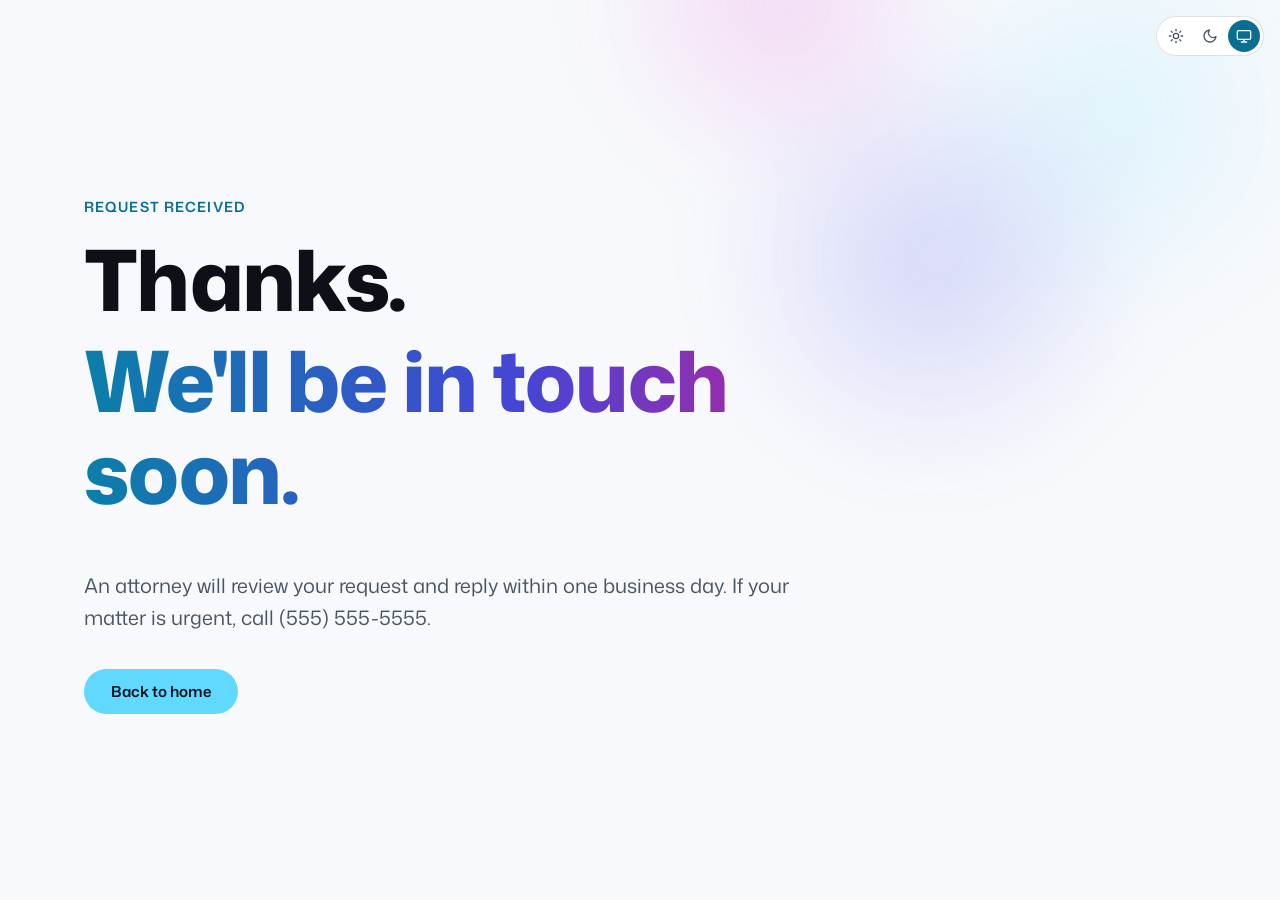
<file: thanks.html>
<!doctype html>
<html lang="en">
<head>
  <meta charset="utf-8" />
  <meta name="viewport" content="width=device-width, initial-scale=1" />
  <title>Thank you · Your Law Firm</title>
  <meta name="theme-color" content="#F7F9FC" media="(prefers-color-scheme: light)" />
  <meta name="theme-color" content="#0D1117" media="(prefers-color-scheme: dark)" />
  <script>
    // Apply the saved theme before first paint to avoid a flash. No saved value = follow the system.
    try {
      var t = localStorage.getItem('theme');
      if (t === 'light' || t === 'dark') document.documentElement.setAttribute('data-theme', t);
    } catch (e) {}
  </script>
  <link rel="icon" href="/assets/favicon.svg" type="image/svg+xml" />
  <link rel="preconnect" href="https://fonts.googleapis.com" />
  <link rel="preconnect" href="https://fonts.gstatic.com" crossorigin />
  <link href="https://fonts.googleapis.com/css2?family=Mona+Sans:wght@400;600;800&display=swap" rel="stylesheet" />
  <link rel="stylesheet" href="/styles.css" />
</head>
<body>
  <div class="theme-switch theme-switch--floating" role="group" aria-label="Color theme">
    <button type="button" data-theme-choice="light" aria-pressed="false" title="Light theme" aria-label="Light theme">
      <svg viewBox="0 0 24 24" fill="none" stroke="currentColor" stroke-width="2" stroke-linecap="round" aria-hidden="true"><circle cx="12" cy="12" r="4"/><path d="M12 2v2M12 20v2M4.9 4.9l1.4 1.4M17.7 17.7l1.4 1.4M2 12h2M20 12h2M4.9 19.1l1.4-1.4M17.7 6.3l1.4-1.4"/></svg>
    </button>
    <button type="button" data-theme-choice="dark" aria-pressed="false" title="Dark theme" aria-label="Dark theme">
      <svg viewBox="0 0 24 24" fill="none" stroke="currentColor" stroke-width="2" stroke-linecap="round" stroke-linejoin="round" aria-hidden="true"><path d="M21 12.8A9 9 0 1 1 11.2 3a7 7 0 0 0 9.8 9.8z"/></svg>
    </button>
    <button type="button" data-theme-choice="system" aria-pressed="true" title="Match system" aria-label="Match system theme">
      <svg viewBox="0 0 24 24" fill="none" stroke="currentColor" stroke-width="2" stroke-linecap="round" stroke-linejoin="round" aria-hidden="true"><rect x="2" y="4" width="20" height="13" rx="2"/><path d="M8 21h8M12 17v4"/></svg>
    </button>
  </div>
  <main class="hero" style="min-height:100vh;display:flex;align-items:center;">
    <div class="hero__glow" aria-hidden="true"></div>
    <div class="container">
      <p class="eyebrow">Request received</p>
      <h1 class="hero__title">Thanks. <span class="grad">We'll be in touch soon.</span></h1>
      <p class="hero__lead">An attorney will review your request and reply within one business day. If your matter is urgent, call (555) 555-5555.</p>
      <a href="/" class="btn btn--primary">Back to home</a>
    </div>
  </main>
  <script src="/theme.js" defer></script>
</body>
</html>
</file>
<file: styles.css>
:root {
  color-scheme: dark;
  --bg: #0D1117;
  --bg-2: #04121B;
  --surface: #151B23;
  --border: rgba(195, 203, 212, 0.14);
  --text: #E6EDF3;
  --muted: #9FA8B3;
  --cyan: #61D8FE;
  --magenta: #E64BD6;
  --indigo: #5B5BF0;
  --ink: #04121B;
  --accent: var(--cyan);
  --accent-2: var(--magenta);
  --grad-a: var(--cyan);
  --grad-b: var(--indigo);
  --grad-c: var(--magenta);
  --nav-bg: rgba(13, 17, 23, .78);
  --glow-opacity: 1;
  --radius: 14px;
  --font: "Mona Sans", ui-sans-serif, system-ui, -apple-system, "Segoe UI", sans-serif;
}

/* Light theme: chosen explicitly, or by the system when no choice is saved */
:root[data-theme="light"] {
  color-scheme: light;
  --bg: #F7F9FC;
  --bg-2: #EAF6FC;
  --surface: #FFFFFF;
  --border: rgba(13, 17, 23, 0.12);
  --text: #0D1117;
  --muted: #4B5563;
  --accent: #0A6E93;
  --accent-2: #A3218F;
  --grad-a: #0A7FA8;
  --grad-b: #4545D6;
  --grad-c: #B5249F;
  --nav-bg: rgba(247, 249, 252, .82);
  --glow-opacity: .55;
}
@media (prefers-color-scheme: light) {
  :root:not([data-theme]) {
    color-scheme: light;
    --bg: #F7F9FC;
    --bg-2: #EAF6FC;
    --surface: #FFFFFF;
    --border: rgba(13, 17, 23, 0.12);
    --text: #0D1117;
    --muted: #4B5563;
    --accent: #0A6E93;
    --accent-2: #A3218F;
    --grad-a: #0A7FA8;
    --grad-b: #4545D6;
    --grad-c: #B5249F;
    --nav-bg: rgba(247, 249, 252, .82);
    --glow-opacity: .55;
  }
}

*, *::before, *::after { box-sizing: border-box; }
html { scroll-behavior: smooth; }
body {
  margin: 0;
  background: var(--bg);
  color: var(--text);
  font-family: var(--font);
  font-size: 16px;
  line-height: 1.6;
  -webkit-font-smoothing: antialiased;
}
img { max-width: 100%; }
a { color: inherit; }
h1, h2, h3 { line-height: 1.1; margin: 0 0 .6em; letter-spacing: -0.02em; }
p { margin: 0 0 1em; }

.container { width: 100%; max-width: 1160px; margin: 0 auto; padding: 0 24px; }
.hidden { display: none; }
.skip { position: absolute; left: -9999px; }
.skip:focus { left: 16px; top: 16px; z-index: 100; background: var(--cyan); color: var(--ink); padding: 8px 12px; border-radius: 8px; }

/* Gradient text */
.grad {
  display: block;
  background: linear-gradient(90deg, var(--grad-a), var(--grad-b) 60%, var(--grad-c));
  -webkit-background-clip: text; background-clip: text;
  color: transparent;
}
.grad--alt { background-image: linear-gradient(90deg, var(--grad-c), var(--grad-b) 50%, var(--grad-a)); }
.manifesto .grad { display: inline; }

/* Buttons */
.btn {
  display: inline-flex; align-items: center; justify-content: center;
  padding: 14px 26px; border-radius: 999px;
  font: 600 15px/1 var(--font); text-decoration: none;
  border: 1px solid transparent; cursor: pointer;
  transition: transform .2s ease, box-shadow .2s ease, background .2s ease;
}
.btn--primary { background: var(--cyan); color: var(--ink); }
.btn--primary:hover { transform: translateY(-2px); box-shadow: 0 10px 30px -10px rgba(97, 216, 254, .7); }
.btn--ghost { color: var(--text); border-color: var(--border); }
.btn--ghost:hover { border-color: var(--accent); color: var(--accent); }
.btn--sm { padding: 10px 18px; font-size: 14px; }
.link { color: var(--accent); text-decoration: none; font-weight: 600; }
.link:hover { text-decoration: underline; }

/* Logo */
.logo { text-decoration: none; font-weight: 800; font-size: 24px; letter-spacing: -0.03em; }
.logo__be { color: var(--text); }
.logo__human { color: var(--accent); }
.logo__ai {
  margin-left: 6px; font-size: .55em; vertical-align: super; font-weight: 700;
  background: linear-gradient(90deg, var(--grad-c), var(--grad-b));
  -webkit-background-clip: text; background-clip: text; color: transparent;
}
.logo--sm { font-size: 20px; }

/* Nav */
.nav {
  position: sticky; top: 0; z-index: 50;
  background: var(--nav-bg);
  backdrop-filter: blur(12px); -webkit-backdrop-filter: blur(12px);
  border-bottom: 1px solid var(--border);
}
.nav__inner { display: flex; align-items: center; gap: 24px; height: 72px; }
.nav__links { display: flex; align-items: center; gap: 28px; margin-left: auto; }
.nav__links a:not(.btn) { text-decoration: none; color: var(--muted); font-weight: 500; font-size: 15px; }
.nav__links a:not(.btn):hover { color: var(--text); }
.nav__toggle { display: none; background: none; border: 0; padding: 8px; cursor: pointer; }
.nav__toggle span { display: block; width: 24px; height: 2px; background: var(--text); margin: 6px 0; transition: transform .2s; }
.nav__toggle[aria-expanded="true"] span:first-child { transform: translateY(4px) rotate(45deg); }
.nav__toggle[aria-expanded="true"] span:last-child { transform: translateY(-4px) rotate(-45deg); }

/* Hero */
.hero { position: relative; overflow: hidden; padding: 120px 0 110px; }
.hero__glow {
  position: absolute; inset: -30% -10% auto auto; width: 900px; height: 900px; pointer-events: none;
  background:
    radial-gradient(closest-side, rgba(230, 75, 214, .35), transparent 70%) 0 0 / 60% 60% no-repeat,
    radial-gradient(closest-side, rgba(97, 216, 254, .30), transparent 70%) 100% 30% / 65% 65% no-repeat,
    radial-gradient(closest-side, rgba(91, 91, 240, .40), transparent 70%) 40% 80% / 70% 70% no-repeat;
  filter: blur(40px);
  opacity: var(--glow-opacity);
  animation: drift 18s ease-in-out infinite alternate;
}
@keyframes drift { to { transform: translate(-80px, 60px) rotate(12deg); } }
.hero .container { position: relative; }
.eyebrow { color: var(--accent); font-weight: 600; font-size: 14px; letter-spacing: .08em; text-transform: uppercase; }
.hero__title { font-size: clamp(40px, 7vw, 84px); font-weight: 800; max-width: 14ch; }
.hero__title .grad { margin-top: .1em; }
.hero__lead { font-size: clamp(17px, 2vw, 20px); color: var(--muted); max-width: 60ch; margin: 28px 0 36px; }
.hero__cta { display: flex; flex-wrap: wrap; gap: 14px; }

/* Sections */
.section { padding: 100px 0; }
.section__title { font-size: clamp(30px, 4.5vw, 52px); font-weight: 800; max-width: 22ch; margin-bottom: 48px; }
.section--band { background: linear-gradient(180deg, var(--bg-2), var(--bg)); border-block: 1px solid var(--border); }

/* Cards */
.cards { display: grid; grid-template-columns: repeat(3, 1fr); gap: 24px; }
.card {
  background: var(--surface); border: 1px solid var(--border); border-radius: var(--radius);
  padding: 32px; display: flex; flex-direction: column;
  transition: transform .25s ease, border-color .25s ease;
}
.card:hover { transform: translateY(-4px); border-color: rgba(97, 216, 254, .45); }
.card h3 { font-size: 26px; }
.card p { color: var(--muted); }
.card .link { margin-top: auto; }
.card__tag { font-size: 13px; font-weight: 600; color: var(--accent) !important; letter-spacing: .02em; }
.card--feature {
  background:
    linear-gradient(var(--surface), var(--surface)) padding-box,
    linear-gradient(135deg, var(--grad-c), var(--grad-b), var(--grad-a)) border-box;
  border: 1px solid transparent;
}

/* Gap */
.gap { display: grid; grid-template-columns: 1fr auto 1fr; gap: 48px; align-items: start; }
.gap__label { font-size: 13px; font-weight: 700; text-transform: uppercase; letter-spacing: .08em; color: var(--accent); }
.gap__label--alt { color: var(--accent-2); }
.gap__text { font-size: clamp(20px, 2.6vw, 28px); font-weight: 600; line-height: 1.35; }
.gap__divider { width: 2px; align-self: stretch; background: linear-gradient(var(--grad-a), var(--grad-b), var(--grad-c)); border-radius: 2px; }
.gap__foot { margin-top: 48px; color: var(--muted); font-size: 18px; }

/* Steps */
.steps { list-style: none; margin: 0; padding: 0; display: grid; grid-template-columns: repeat(3, 1fr); gap: 24px; counter-reset: s; }
.step { padding: 32px 0 0; border-top: 2px solid var(--border); position: relative; }
.step::before {
  content: ""; position: absolute; top: -2px; left: 0; width: 64px; height: 2px;
  background: linear-gradient(90deg, var(--grad-a), var(--grad-c));
}
.step__num { display: block; font-size: 14px; font-weight: 700; color: var(--accent); margin-bottom: 12px; }
.step h3 { font-size: 28px; }
.step p { color: var(--muted); }

/* Trust */
.trust { display: grid; grid-template-columns: repeat(3, 1fr); gap: 24px; }
.trust__item { padding: 28px; border-radius: var(--radius); background: var(--surface); border: 1px solid var(--border); }
.trust__item h3 { font-size: 20px; }
.trust__item p { color: var(--muted); margin: 0; }

/* Manifesto */
.manifesto { text-align: center; background: radial-gradient(ellipse at center, rgba(91, 91, 240, .18), transparent 70%); }
.manifesto__text { font-size: clamp(26px, 4vw, 46px); font-weight: 700; line-height: 1.25; max-width: 28ch; margin: 0 auto; letter-spacing: -0.02em; }
.manifesto em { font-style: normal; color: var(--accent); }

/* Contact */
.contact { display: grid; grid-template-columns: 1fr 1.1fr; gap: 64px; align-items: start; }
.contact__intro p { color: var(--muted); font-size: 18px; }
.contact .section__title { margin-bottom: 20px; }
.form { display: grid; gap: 18px; background: var(--surface); border: 1px solid var(--border); border-radius: var(--radius); padding: 32px; }
.form__row { display: grid; grid-template-columns: 1fr 1fr; gap: 18px; }
.form label { display: grid; gap: 8px; font-size: 14px; font-weight: 600; color: var(--muted); }
.form input, .form select, .form textarea {
  width: 100%; padding: 12px 14px; border-radius: 10px;
  background: var(--bg); color: var(--text); border: 1px solid var(--border);
  font: 400 16px/1.4 var(--font);
}
.form input:focus, .form select:focus, .form textarea:focus { outline: none; border-color: var(--accent); box-shadow: 0 0 0 3px rgba(97, 216, 254, .2); }
.form .btn { justify-self: start; }

/* Footer */
.footer { border-top: 1px solid var(--border); padding: 32px 0; color: var(--muted); font-size: 14px; }
.footer__inner { display: flex; align-items: center; justify-content: space-between; gap: 16px; flex-wrap: wrap; }
.footer p { margin: 0; }

/* Reveal on scroll */
.reveal { opacity: 0; transform: translateY(18px); transition: opacity .7s ease, transform .7s ease; }
.reveal.is-visible { opacity: 1; transform: none; }
.no-js .reveal { opacity: 1; transform: none; }

@media (prefers-reduced-motion: reduce) {
  html { scroll-behavior: auto; }
  .hero__glow { animation: none; }
  .reveal { opacity: 1; transform: none; transition: none; }
}

/* Responsive */
@media (max-width: 900px) {
  .cards, .steps, .trust { grid-template-columns: 1fr; }
  .gap { grid-template-columns: 1fr; gap: 28px; }
  .gap__divider { width: 64px; height: 2px; align-self: auto; }
  .contact { grid-template-columns: 1fr; gap: 32px; }
}
/* Tablets: two practice-area cards per row */
@media (min-width: 600px) and (max-width: 900px) {
  .cards { grid-template-columns: repeat(2, 1fr); }
}
/* Collapse the nav before the links and theme switcher stop fitting on one row */
@media (max-width: 960px) {
  .nav__toggle { display: block; }
  .nav__right { margin-left: auto; gap: 8px; }
  .nav__links {
    position: absolute; top: 72px; left: 0; right: 0;
    flex-direction: column; align-items: stretch; gap: 0;
    background: var(--bg); border-bottom: 1px solid var(--border);
    padding: 8px 24px 20px; display: none;
  }
  .nav__links.is-open { display: flex; }
  .nav__links a:not(.btn) { padding: 14px 0; border-bottom: 1px solid var(--border); }
  .nav__links .btn { margin-top: 16px; }
}
@media (max-width: 720px) {
  .container { padding: 0 16px; }
  .nav__links { padding: 8px 16px 20px; }
  .hero { padding: 72px 0 80px; }
  .section { padding: 72px 0; }
  .form { padding: 22px; }
  .form__row { grid-template-columns: 1fr; }
}

/* Legal notes */
.contact__note { font-size: 16px !important; }
.form__disclaimer { font-size: 13px; color: var(--muted); margin: 0; }

/* Theme switcher */
.nav__right { display: flex; align-items: center; gap: 12px; }
.theme-switch {
  display: inline-flex; padding: 3px; gap: 2px;
  border: 1px solid var(--border); border-radius: 999px; background: var(--surface);
}
.theme-switch button {
  display: grid; place-items: center; width: 32px; height: 32px;
  border: 0; border-radius: 999px; background: none; color: var(--muted); cursor: pointer;
  transition: background .2s, color .2s;
}
.theme-switch button:hover { color: var(--text); }
.theme-switch button[aria-pressed="true"] { background: var(--accent); color: var(--bg); }
.theme-switch button:focus-visible { outline: 2px solid var(--accent); outline-offset: 2px; }
.theme-switch svg { width: 16px; height: 16px; }
.theme-switch--floating { position: fixed; top: 16px; right: 16px; z-index: 10; }
@media (max-width: 380px) {
  .nav__inner { gap: 12px; }
  .logo { font-size: 20px; }
  .theme-switch button { width: 28px; height: 28px; }
  .nav__toggle { padding: 6px; }
}

/* Login */
.auth { min-height: 100vh; display: grid; place-items: center; padding: 96px 16px 48px; position: relative; overflow: hidden; }
.auth__card {
  position: relative; width: 100%; max-width: 420px; text-align: center;
  background: var(--surface); border: 1px solid var(--border); border-radius: var(--radius);
  padding: 40px 32px;
}
.auth__card .logo { display: inline-block; margin-bottom: 24px; }
.auth__card h1 { font-size: 28px; }
.auth__card p { color: var(--muted); }
.auth__card [hidden] { display: none !important; }
.btn--google {
  width: 100%; gap: 12px; background: #fff; color: #1f1f1f; border-color: #dadce0; border-radius: 999px;
}
.btn--google:hover { box-shadow: 0 2px 8px rgba(0, 0, 0, .18); }
.btn--google:disabled { opacity: .6; cursor: not-allowed; box-shadow: none; }
.btn--google svg { width: 18px; height: 18px; flex: none; }
.auth__error { margin-top: 16px; font-size: 14px; color: var(--accent-2) !important; }
.auth__back { display: inline-block; margin-top: 24px; font-size: 14px; }
.profile__avatar, .profile__initial {
  width: 88px; height: 88px; border-radius: 50%; margin: 0 auto 16px; display: block;
  object-fit: cover; border: 2px solid var(--accent);
}
.profile__initial {
  display: grid; place-items: center; font-size: 36px; font-weight: 800;
  background: var(--bg-2); color: var(--accent);
}
.profile__name { font-size: 24px; margin-bottom: 4px; overflow-wrap: anywhere; }
.profile__email { font-size: 14px; overflow-wrap: anywhere; }
.auth__actions { display: flex; flex-direction: column; gap: 12px; margin-top: 24px; }
@media (max-width: 380px) { .auth__card { padding: 32px 20px; } }
.profile__bio { font-size: 15px; white-space: pre-line; overflow-wrap: anywhere; }
.profile__saved { font-size: 14px; color: var(--accent) !important; font-weight: 600; }
.profile-form { padding: 0; border: 0; background: none; text-align: left; }
.profile-form h1 { text-align: center; }
.profile-form .btn { justify-self: stretch; }
</file>
